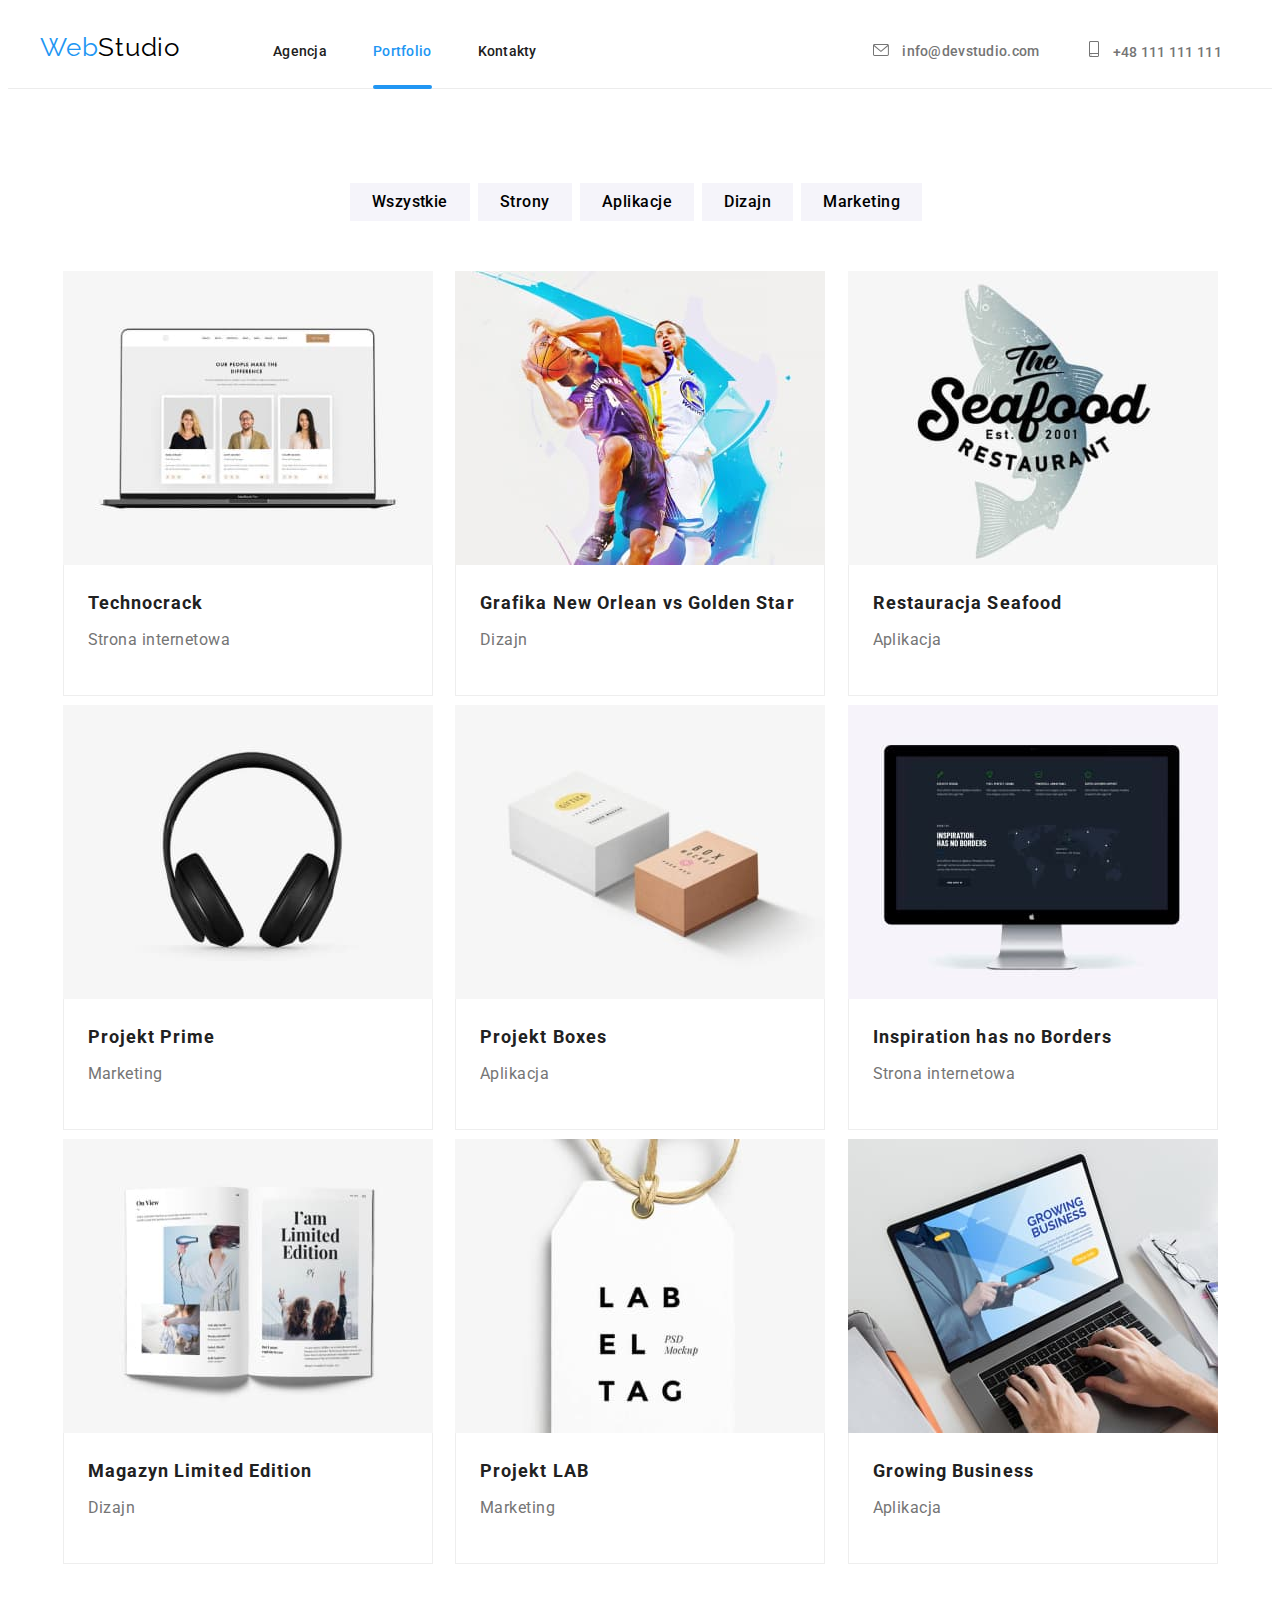
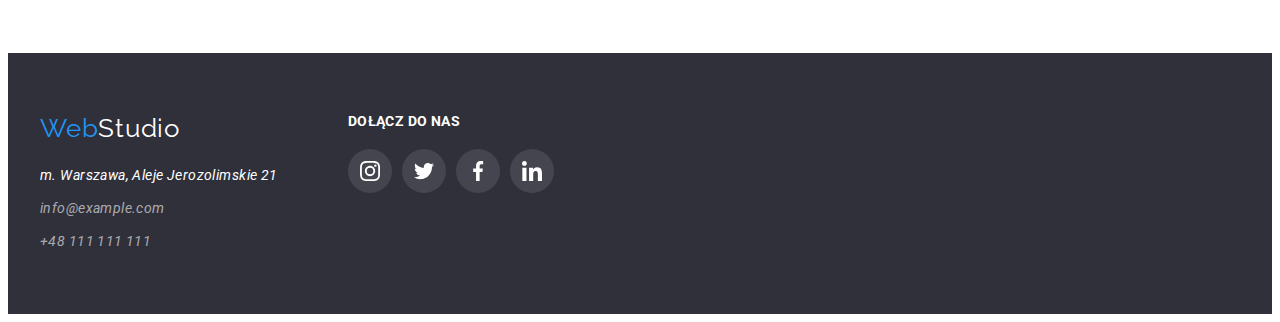
<file: portfolio.html>
<!DOCTYPE html>
<html lang="pl">
  <head>
    <meta charset="UTF-8" />
    <meta http-equiv="X-UA-Compatible" content="IE=edge" />
    <meta name="viewport" content="width=device-width, initial-scale=1.0" />
    <link
      rel="stylesheet"
      href="https://cdnjs.cloudflare.com/ajax/libs/modern-normalize/1.1.0/modern-normalize.min.css"
      integrity="sha512-wpPYUAdjBVSE4KJnH1VR1HeZfpl1ub8YT/NKx4PuQ5NmX2tKuGu6U/JRp5y+Y8XG2tV+wKQpNHVUX03MfMFn9Q=="
      crossorigin="anonymous"
      referrerpolicy="no-referrer"
    />
    <link rel="preconnect" href="https://fonts.googleapis.com" />
    <link rel="preconnect" href="https://fonts.gstatic.com" crossorigin />
    <link
      href="https://fonts.googleapis.com/css2?family=Raleway:wght@700&family=Roboto:wght@400;500;700;900&display=swap"
      rel="stylesheet"
    />
    <link rel="stylesheet" href="./css/styles.css" />
    <title>Portfolio</title>
  </head>

  <body class="body">
    <header class="header">
      <div class="container">
        <div class="header-flex">
          <a class="webstudio-link" href="#"
            ><span class="blue-web">Web</span>Studio</a
          >
          <nav class="header-nav">
            <ul class="nav-list">
              <li class="nav-item">
                <a class="p-nav-agency link" href="index.html#agency"
                  >Agencja</a
                >
              </li>
              <li class="nav-item">
                <a
                  class="p-nav-portfolio link"
                  href="https://tomaszandrzejpawlowski.github.io/goit-markup-hw-04/portfolio.html"
                  >Portfolio</a
                >
              </li>
              <li class="nav-item">
                <a class="p-nav-contact link" href="#contact">Kontakty</a>
              </li>
            </ul>
          </nav>
          <ul class="header-contact">
            <li class="header-contact-item">
              <a class="header-mail link" href="mailto:info@devstudio.com">
                <svg class="envelope-icon" width="16px" height="12px">
                  <use href="./images/icons-svg/icons.svg#icon-envelope"></use>
                </svg>
                info@devstudio.com</a
              >
            </li>
            <li class="header-contact-item">
              <a class="header-tel link" href="tel:+48111111111"
                ><svg class="smartphone-icon" width="10px" height="16px">
                  <use
                    href="./images/icons-svg/icons.svg#icon-smartphone"
                  ></use>
                </svg>
                +48 111 111 111</a
              >
            </li>
          </ul>
        </div>
      </div>
    </header>
    <main class="p-main" id="portfolio">
      <div class="container">
        <ul class="p-buttons">
          <li class="p-button-item">
            <button class="p-button button" type="button">Wszystkie</button>
          </li>
          <li class="p-button-item">
            <button class="p-button button" type="button">Strony</button>
          </li>
          <li class="p-button-item">
            <button class="p-button button" type="button">Aplikacje</button>
          </li>
          <li class="p-button-item">
            <button class="p-button button" type="button">Dizajn</button>
          </li>
          <li class="p-button-item">
            <button class="p-button button" type="button">Marketing</button>
          </li>
        </ul>
        <ul class="p-projects">
          <li class="p-project">
            <ul class="p-project-section">
              <li class="p-project-img">
                <figure>
                  <img
                    class="img"
                    src="./images/portfolio/portfolio_img1.jpg"
                    alt="Strona referująca 3 pracowników."
                    width="370"
                    height="294"
                  />
                  <figcaption class="p-project-overlay">
                    <p>
                      Technocrack jest popularną platformą wykorzystywaną do
                      rozpowszechniania koronawirusa. Firmy wykorzystują tę
                      platformę do celów szpiegowskich i ataków na
                      niezabezpieczone serwery konkurencji
                    </p>
                  </figcaption>
                </figure>
              </li>
              <li>
                <ul class="p-project-texts">
                  <li class="p-project-title">Technocrack</li>
                  <li class="p-project-category">Strona internetowa</li>
                </ul>
              </li>
            </ul>
          </li>
          <li class="p-project">
            <ul class="p-project-section">
              <li class="p-project-img">
                <figure>
                  <img
                    src="./images/portfolio/portfolio_img2.jpg"
                    alt="Dwóch rywalizujących koszykarzy w trakcie gry na abstrakcyjnym tle."
                    width="370"
                    height="294"
                  />
                  <figcaption class="p-project-overlay">
                    <p>
                      Technocrack jest popularną platformą wykorzystywaną do
                      rozpowszechniania koronawirusa. Firmy wykorzystują tę
                      platformę do celów szpiegowskich i ataków na
                      niezabezpieczone serwery konkurencji
                    </p>
                  </figcaption>
                </figure>
              </li>
              <li>
                <ul class="p-project-texts">
                  <li class="p-project-title">
                    Grafika New Orlean vs Golden Star
                  </li>
                  <li class="p-project-category">Dizajn</li>
                </ul>
              </li>
            </ul>
          </li>
          <li class="p-project">
            <ul class="p-project-section">
              <li class="p-project-img">
                <figure>
                  <img
                    src="./images/portfolio/portfolio_img3.jpg"
                    alt="Logo restauracji Seafood."
                    width="370"
                    height="294"
                  />
                  <figcaption class="p-project-overlay">
                    <p>
                      Technocrack jest popularną platformą wykorzystywaną do
                      rozpowszechniania koronawirusa. Firmy wykorzystują tę
                      platformę do celów szpiegowskich i ataków na
                      niezabezpieczone serwery konkurencji
                    </p>
                  </figcaption>
                </figure>
              </li>
              <li>
                <ul class="p-project-texts">
                  <li class="p-project-title">Restauracja Seafood</li>
                  <li class="p-project-category">Aplikacja</li>
                </ul>
              </li>
            </ul>
          </li>
          <li class="p-project">
            <ul class="p-project-section">
              <li class="p-project-img">
                <figure>
                  <img
                    src="./images/portfolio/portfolio_img4.jpg"
                    alt="Czarne słuchawki bezprzewodowe."
                    width="370"
                    height="294"
                  />
                  <figcaption class="p-project-overlay">
                    <p>
                      Technocrack jest popularną platformą wykorzystywaną do
                      rozpowszechniania koronawirusa. Firmy wykorzystują tę
                      platformę do celów szpiegowskich i ataków na
                      niezabezpieczone serwery konkurencji
                    </p>
                  </figcaption>
                </figure>
              </li>
              <li>
                <ul class="p-project-texts">
                  <li class="p-project-title">Projekt Prime</li>
                  <li class="p-project-category">Marketing</li>
                </ul>
              </li>
            </ul>
          </li>
          <li class="p-project">
            <ul class="p-project-section">
              <li class="p-project-img">
                <figure>
                  <img
                    src="./images/portfolio/portfolio_img5.jpg"
                    alt="Dwa pudełka, białe i brązowe, dwa razy mniejsze od białego."
                    width="370"
                    height="294"
                  />
                  <figcaption class="p-project-overlay">
                    <p>
                      Technocrack jest popularną platformą wykorzystywaną do
                      rozpowszechniania koronawirusa. Firmy wykorzystują tę
                      platformę do celów szpiegowskich i ataków na
                      niezabezpieczone serwery konkurencji
                    </p>
                  </figcaption>
                </figure>
              </li>
              <li>
                <ul class="p-project-texts">
                  <li class="p-project-title">Projekt Boxes</li>
                  <li class="p-project-category">Aplikacja</li>
                </ul>
              </li>
            </ul>
          </li>
          <li class="p-project">
            <ul class="p-project-section">
              <li class="p-project-img">
                <figure>
                  <img
                    src="./images/portfolio/portfolio_img6.jpg"
                    alt="Monitor wyświetlający stronę internetową z ciemnym motywem, dużym nagłówkiem INSPIRATION HAS NO BOUNDS i obrazem mapy."
                    width="370"
                    height="294"
                  />
                  <figcaption class="p-project-overlay">
                    <p>
                      Technocrack jest popularną platformą wykorzystywaną do
                      rozpowszechniania koronawirusa. Firmy wykorzystują tę
                      platformę do celów szpiegowskich i ataków na
                      niezabezpieczone serwery konkurencji
                    </p>
                  </figcaption>
                </figure>
              </li>
              <li>
                <ul class="p-project-texts">
                  <li class="p-project-title">Inspiration has no Borders</li>
                  <li class="p-project-category">Strona internetowa</li>
                </ul>
              </li>
            </ul>
          </li>
          <li class="p-project">
            <ul class="p-project-section">
              <li class="p-project-img">
                <figure>
                  <img
                    src="./images/portfolio/portfolio_img7.jpg"
                    alt="Otwarty magazyn z dwoma zdjęciami ludzi na lewej stronie i jednym większym z napisem I'am Limited Edition na prawej"
                    width="370"
                    height="294"
                  />
                  <figcaption class="p-project-overlay">
                    <p>
                      Technocrack jest popularną platformą wykorzystywaną do
                      rozpowszechniania koronawirusa. Firmy wykorzystują tę
                      platformę do celów szpiegowskich i ataków na
                      niezabezpieczone serwery konkurencji
                    </p>
                  </figcaption>
                </figure>
              </li>
              <li>
                <ul class="p-project-texts">
                  <li class="p-project-title">Magazyn Limited Edition</li>
                  <li class="p-project-category">Dizajn</li>
                </ul>
              </li>
            </ul>
          </li>
          <li class="p-project">
            <ul class="p-project-section">
              <li class="p-project-img">
                <figure>
                  <img
                    src="./images/portfolio/portfolio_img8.jpg"
                    alt="Metka z napisem LAB EL PSD Mockup TAG, napisane w 3 wierszach."
                    width="370"
                    height="294"
                  />
                  <figcaption class="p-project-overlay">
                    <p>
                      Technocrack jest popularną platformą wykorzystywaną do
                      rozpowszechniania koronawirusa. Firmy wykorzystują tę
                      platformę do celów szpiegowskich i ataków na
                      niezabezpieczone serwery konkurencji
                    </p>
                  </figcaption>
                </figure>
              </li>
              <li>
                <ul class="p-project-texts">
                  <li class="p-project-title">Projekt LAB</li>
                  <li class="p-project-category">Marketing</li>
                </ul>
              </li>
            </ul>
          </li>
          <li class="p-project">
            <ul class="p-project-section">
              <li class="p-project-img">
                <figure>
                  <img
                    src="./images/portfolio/portfolio_img9.jpg"
                    alt="Laptop wyświetlający stronę z nagłówkiem GROWING BUSINESS, na klawiaturze są widoczne ręce osoby."
                    width="370"
                    height="294"
                  />
                  <figcaption class="p-project-overlay">
                    <p>
                      Technocrack jest popularną platformą wykorzystywaną do
                      rozpowszechniania koronawirusa. Firmy wykorzystują tę
                      platformę do celów szpiegowskich i ataków na
                      niezabezpieczone serwery konkurencji
                    </p>
                  </figcaption>
                </figure>
              </li>
              <li>
                <ul class="p-project-texts">
                  <li class="p-project-title">Growing Business</li>
                  <li class="p-project-category">Aplikacja</li>
                </ul>
              </li>
            </ul>
          </li>
        </ul>
      </div>
    </main>
    <footer class="footer">
      <div class="container">
        <div class="footer-block">
          <div class="footer-first-block">
            <a class="webstudio-link-footer link" href="#"
              ><span class="blue-web">Web</span>Studio</a
            >
            <address class="address-links" id="contact">
              <ul class="address-list">
                <li class="address-list-item">
                  <a
                    class="address-map-link link"
                    href="https://goo.gl/maps/aFRLkCgBxppGDL6R9"
                    target="_blank"
                    >m. Warszawa, Aleje Jerozolimskie 21</a
                  >
                </li>
                <li class="address-list-item">
                  <a class="address-mail link" href="mailto:info@example.com"
                    >info@example.com</a
                  >
                </li>
                <li class="address-list-item">
                  <a class="address-tel link" href="tel:+48111111111"
                    >+48 111 111 111</a
                  >
                </li>
              </ul>
            </address>
          </div>
          <div class="footer-second-block">
            <h3 class="join-us-text">DOŁĄCZ DO NAS</h3>
            <ul class="footer-social-links">
              <li>
                <a href="#"
                  ><div class="social-icons-footer">
                    <svg
                      class="instagram-icon social-icon-footer"
                      width="20px"
                      height="20px"
                    >
                      <use
                        href="./images/icons-svg/icons.svg#icon-instagram"
                      ></use>
                    </svg>
                  </div>
                </a>
              </li>
              <li>
                <a href="#"
                  ><div class="social-icons-footer">
                    <svg
                      class="tweeter-icon social-icon-footer"
                      width="20px"
                      height="20px"
                    >
                      <use
                        href="./images/icons-svg/icons.svg#icon-twitter"
                      ></use>
                    </svg>
                  </div>
                </a>
              </li>
              <li>
                <a href="#"
                  ><div class="social-icons-footer">
                    <svg
                      class="facebook-icon social-icon-footer"
                      width="20px"
                      height="20px"
                    >
                      <use
                        href="./images/icons-svg/icons.svg#icon-facebook"
                      ></use>
                    </svg>
                  </div>
                </a>
              </li>
              <li>
                <a href="#"
                  ><div class="social-icons-footer">
                    <svg
                      class="linkedin-icon social-icon-footer"
                      width="20px"
                      height="20px"
                    >
                      <use
                        href="./images/icons-svg/icons.svg#icon-linkedin"
                      ></use>
                    </svg>
                  </div>
                </a>
              </li>
            </ul>
          </div>
        </div>
      </div>
    </footer>
  </body>
</html>
</file>
<file: css/styles.css>
.body {
  font-family: "Roboto", sans-serif;
  color: #212121;
}
ul {
  list-style-type: none;
  padding: 0;
}

.header {
  border-bottom: solid 1px #ececec;
}
.header-flex {
  display: flex;
  align-items: baseline;
}
.webstudio-link {
  font-family: "Raleway", sans-serif;
  color: #000000;
  text-decoration: none;
  font-size: 26px;
  line-height: 1.19;
  letter-spacing: 0.03em;
  margin: 24px 93px 25px 0;
}
.blue-web {
  color: #2196f3;
}

.nav-list {
  font-weight: 500;
  color: #212121;
  font-size: 14px;
  line-height: 1.14;
  letter-spacing: 0.02em;
  display: flex;
  justify-content: space-evenly;
  max-width: 600px;
}
.nav-item {
  margin-right: 46px;
}
.nav-item:nth-child(3) {
  margin-right: 0;
}
.header-contact {
  display: flex;
}
.header-mail,
.header-tel {
  font-weight: 500;
  color: #757575;
  font-size: 14px;
  line-height: 1.14;
  letter-spacing: 0.02em;
}
.header-mail {
  margin-right: 50px;
}
.envelope-icon {
  margin-right: 10px;
  fill: currentColor;
}
.smartphone-icon {
  margin-right: 10px;
  fill: currentColor;
}
.link {
  text-decoration: none;
}

.nav-portfolio,
.nav-contact,
.p-nav-agency,
.p-nav-contact {
  color: #212121;
}
.nav-agency,
.nav-agency:visited,
.p-nav-portfolio,
.p-nav-portfolio:visited {
  color: #2196f3;
}
.nav-agency::after {
  content: "";
  display: block;
  position: relative;
  top: 25.5px;
  width: 100%;
  height: 4px;
  background-color: #2196f3;
  border-radius: 2px;
}
.nav-contact,
.p-nav-contact {
  margin-right: 364px;
}

.nav-portfolio:visited,
.nav-contact:visited,
.p-nav-agency:visited,
.p-nav-contact:visited {
  color: #212121;
}
.link:hover,
.link:focus {
  color: #2196f3;
}
.button:hover,
.button:focus {
  color: #ffffff;
  background-color: #2196f3;
}
.button {
  cursor: pointer;
}

.is-hidden {
  pointer-events: none;
  visibility: hidden;
  opacity: 0;
  transform: scale(0);
}

.backdrop {
  display: flex;
  background-color: rgba(0, 0, 0, 0.2);
  position: fixed;
  left: 0;
  right: 0;
  top: 0;
  bottom: 0;
  z-index: 1;
  cursor: not-allowed;
  transform: scale(1);
  transition-duration: 250ms;
  transition-timing-function: cubic-bezier(0.4, 0, 0.2, 1);
}
.modal {
  position: relative;
  margin: auto;
  background: #ffffff;
  box-shadow: 0px 1px 3px rgba(0, 0, 0, 0.12), 0px 1px 1px rgba(0, 0, 0, 0.14),
    0px 2px 1px rgba(0, 0, 0, 0.2);
  width: 528px;
  height: 581px;
  cursor: auto;
}

.modal-close {
  border: none;
  width: 30px;
  height: 30px;
  background-color: #fff;
  position: relative;
  top: 8px;
  left: 91%;
  cursor: pointer;
}
.header-block-shade {
  width: 100%;
  height: 100%;
  background-color: rgba(47, 48, 58, 0.4);
  display: flex;
  flex-direction: column;
  align-items: center;
  padding-bottom: 200px;
  margin-bottom: 94px;
}
.header-block {
  background-color: #2f303a;
  background-image: url(/goit-markup-hw-04/images/header/header.jpg);
  background-position: center;
  background-size: cover;
  min-height: 600px;
}
.main-header-text {
  color: #ffffff;
  font-weight: 900;
  font-size: 44px;
  line-height: 1.36;
  text-align: center;
  letter-spacing: 0.06em;
  text-transform: uppercase;
  width: 696px;
  margin: 200px 0 30px 0;
}
.header-button {
  font-family: "Roboto";
  font-style: normal;
  font-weight: 700;
  font-size: 16px;
  line-height: 30px;
  align-items: center;
  text-align: center;
  letter-spacing: 0.06em;
  color: #ffffff;
  background-color: #2196f3;
  padding: 10px 41px 10px 42px;
}
.assets-block {
  display: flex;
}
.assets {
  margin: 0 30px 94px 0;
}
.assets:nth-child(4) {
  margin-right: 0;
}
.icon-background {
  width: 270px;
  height: 120px;
  background-color: #f5f4fa;
  margin-bottom: 30px;
}
.icons {
  margin: 25px 100px;
}
.asset {
  font-size: 14px;
  line-height: 1.14;
  letter-spacing: 0.03em;
  text-transform: uppercase;
  margin-bottom: 10px;
}
.asset-text {
  font-weight: 400;
  font-size: 14px;
  line-height: 1.71;
  letter-spacing: 0.03em;
  color: #757575;
}

.portfolio-header {
  font-size: 36px;
  line-height: 1.31;
  text-align: center;
  letter-spacing: 0.03em;
  margin-top: 0;
  margin-bottom: 50px;
}
.portfolio-gallery {
  display: flex;
  justify-content: space-between;
  margin: 0 0 94px;
}
.gallery {
  margin-right: 30px;
}
.img-text-box-1 {
  background-color: #2f303acc;
  width: 100%;
  height: 70px;
  position: relative;
  top: -84px;
}
.text-box-1 {
  color: #fff;
  font-family: "Roboto";
  font-style: normal;
  font-weight: 700;
  font-size: 14px;
  line-height: 16px;
  text-align: center;
  letter-spacing: 0.03em;
  text-transform: uppercase;
  padding: 27px 0;
}
.img-text-box-2 {
  background-color: #2f303acc;
  width: 100%;
  height: 70px;
  position: relative;
  top: -84px;
}
.text-box-2 {
  color: #fff;
  font-family: "Roboto";
  font-style: normal;
  font-weight: 700;
  font-size: 14px;
  line-height: 16px;
  text-align: center;
  letter-spacing: 0.03em;
  text-transform: uppercase;
  padding: 27px 0;
}
.img-text-box-3 {
  background-color: #2f303acc;
  width: 100%;
  height: 70px;
  position: relative;
  top: -84px;
}
.text-box-3 {
  color: #fff;
  font-family: "Roboto";
  font-style: normal;
  font-weight: 700;
  font-size: 14px;
  line-height: 16px;
  text-align: center;
  letter-spacing: 0.03em;
  text-transform: uppercase;
  padding: 27px 0;
}
.gallery:nth-child(3) {
  margin-right: 0;
}
.team-header {
  font-weight: 700;
  font-size: 36px;
  line-height: 42px;
  text-align: center;
  letter-spacing: 0.03em;
  margin: 0 0 50px;
}
.team-block {
  width: auto;
  background: #f5f4fa;
  padding: 94px 0;
}
.team-list {
  display: flex;
  justify-content: space-between;
  margin: 0;
}
.team-member {
  display: block;
  margin-right: 30px;
  background: #ffffff;
  box-shadow: 0 2px 1px 0 rgba(0, 0, 0, 0.2), 0 1px 1px 0 rgba(0, 0, 0, 0.14),
    0 1px 3px 0 rgba(0, 0, 0, 0.12);
}
.team-member:nth-child(4) {
  margin-right: 0;
}
.member-name {
  font-weight: 500;
  font-size: 16px;
  line-height: 1.9;
  text-align: center;
  letter-spacing: 0.03em;
}
.member-job {
  font-size: 16px;
  line-height: 1.9;
  text-align: center;
  letter-spacing: 0.03em;
  color: #757575;
}
.social-links {
  display: flex;
  max-width: 206px;
  justify-content: space-around;
  margin: auto;
  margin-bottom: 18px;
}
.social-icons-likns {
  width: 44px;
  height: 44px;
  border-radius: 50%;
}
.social-icon {
  margin: 12px;
  fill: #afb1b8;
}

.social-icons-likns:hover,
.social-icons-likns:focus {
  background-color: #2196f3;
}
.social-icons-likns:hover > .social-icon,
.social-icons-likns:hover > .social-icon {
  fill: #fff;
}

.clients {
  padding: 94px 214px;
}
.our-clients {
  font-family: Roboto;
  font-size: 36px;
  font-weight: 700;
  line-height: 42px;
  letter-spacing: 0.03em;
  text-align: center;
}
.client-icons {
  display: flex;
  justify-content: space-around;
}
.client-icon-background {
  width: 170px;
  height: 92px;
  border: 1px rgba(175, 177, 184, 1) solid;
  border-radius: 4px;
}
.client-icon {
  margin: 16px 32px;
  fill: #afb1b8;
}

.client-icon-background:focus,
.client-icon-background:hover {
  border: 1px #2196f3 solid;
}
.client-icon-background:hover > .client-icon,
.client-icon-background:focus > .client-icon {
  fill: #2196f3;
}

.icon-logo {
  margin: 25px 65px 20.5px 64px;
}
.icon-logo-1 {
  margin: 21px 65px 20.5px 64px;
}
.icon-logo-2 {
  margin: 25px 64px 25px 62px;
}
.icon-logo-3 {
  margin: 25px 42px 26px 43px;
}
.icon-logo-4 {
  margin: 16px 53px 28px 54px;
}
.icon-logo-5 {
  margin: 22px 38px 25px 38px;
}
.footer {
  background: #2f303a;
}
.footer-block {
  display: flex;
  padding: 60px 0;
  align-items: flex-start;
}
.footer-first-block {
  display: inline-block;
  margin-right: 70px;
}
.webstudio-link-footer {
  font-family: "Raleway", sans-serif;
  text-decoration: none;
  font-size: 26px;
  line-height: 1.19;
  letter-spacing: 0.03em;
  color: #ffffff;
}
.address-list {
  font-size: 14px;
  line-height: 1.71;
  letter-spacing: 0.03em;
  margin: 20px 0 0 0;
}
.address-list-item {
  margin-bottom: 9px;
}
.address-list-item:nth-child(3) {
  margin-bottom: 0;
}
.address-map-link {
  color: #ffffff;
}
.address-mail,
.address-tel {
  color: rgba(255, 255, 255, 0.6);
}
.footer-second-block {
  display: inline-block;
  width: 206px;
  height: 80px;
}
.join-us-text {
  color: #ffffff;
  font-family: Roboto;
  font-size: 14px;
  font-weight: 700;
  line-height: 16px;
  letter-spacing: 0.03em;
  text-align: left;
  margin-top: 0;
  margin-bottom: 20px;
}
.footer-social-links {
  display: flex;
  justify-content: space-between;
}
.social-icons-footer {
  background-color: #ffffff1a;
  width: 44px;
  height: 44px;
  border-radius: 50%;
}
.social-icon-footer {
  fill: #fff;
  margin: 12px;
}
.social-icons-footer:hover,
.social-icons-footer:focus {
  background-color: #2196f3;
}
.container {
  width: 1200px;
  margin: 0 auto;
}
img {
  display: block;
  max-width: 100%;
  height: auto;
}
/* 
VVV PORTFOLIO SECTION VVV
*/
.p-nav-portfolio::after {
  content: "";
  display: block;
  position: relative;
  top: 25.5px;
  width: 100%;
  height: 4px;
  background-color: #2196f3;
  border-radius: 2px;
}
.p-buttons {
  display: flex;
  justify-content: center;
  margin-top: 94px;
  margin-bottom: 50px;
}
.p-button {
  font-family: "Roboto";
  font-style: normal;
  font-weight: 500;
  font-size: 16px;
  line-height: 26px;
  text-align: center;
  letter-spacing: 0.03em;
  background-color: #f5f4fa;
  border: 0;
  margin-right: 8px;
  padding: 6px 22px;
}
.p-button:nth-child(5) {
  margin: 0;
}
.p-button:hover,
.p-button:focus {
  box-shadow: inset 0px 2px 2px 0 rgba(0, 0, 0, 0.12),
    inset 0 1px 2px 0 rgba(0, 0, 0, 0.08), inset 0 3px 1px 0 rgba(0, 0, 0, 0.1);
}
.p-projects {
  display: flex;
  flex-wrap: wrap;
  justify-content: space-evenly;
}
.p-project {
  max-height: 404px;
  margin-bottom: 30px;
  position: relative;
}

.p-project:hover,
.p-project:focus {
  box-shadow: 1px 4px 6px 0 rgba(0, 0, 0, 0.16), 0 4px 4px 0 rgba(0, 0, 0, 0.06),
    0 1px 1px 0 rgba(0, 0, 0, 0.12);
}
.p-project-img figure {
  position: relative;
  margin: 0;
  padding: 0;
  overflow: hidden;
}
.p-project-overlay {
  position: absolute;
  inset: 0;
  padding: 0.5em;
  width: 370px;
  height: 294px;
  background-color: #2196f3e6;
  transform: translateY(100%);
  transition: 250ms cubic-bezier(0.4, 0, 0.2, 1);
}
.p-project-section:hover .p-project-overlay,
.p-project-section:focus .p-project-overlay {
  transform: translateY(0);
}

.p-project-overlay p {
  font-family: "Roboto";
  font-style: normal;
  font-weight: 400;
  font-size: 18px;
  line-height: 28px;
  letter-spacing: 0.03em;
  color: #fff;
  padding: 30px 24px;
}

.p-project:nth-last-child(-n + 3) {
  margin-bottom: 94px;
}
.p-project-texts {
  border: 1px #eeeeee solid;
  border-top: 0;
  padding-top: 20px;
  height: 110px;
}
.p-project-title {
  font-weight: 700;
  font-size: 18px;
  line-height: 2;
  letter-spacing: 0.06em;
  margin-left: 24px;
  margin-bottom: 4px;
}
.p-project-category {
  font-size: 16px;
  line-height: 1.88;
  letter-spacing: 0.03em;
  color: #757575;
  margin-left: 24px;
  margin-bottom: 20px;
}
</file>
